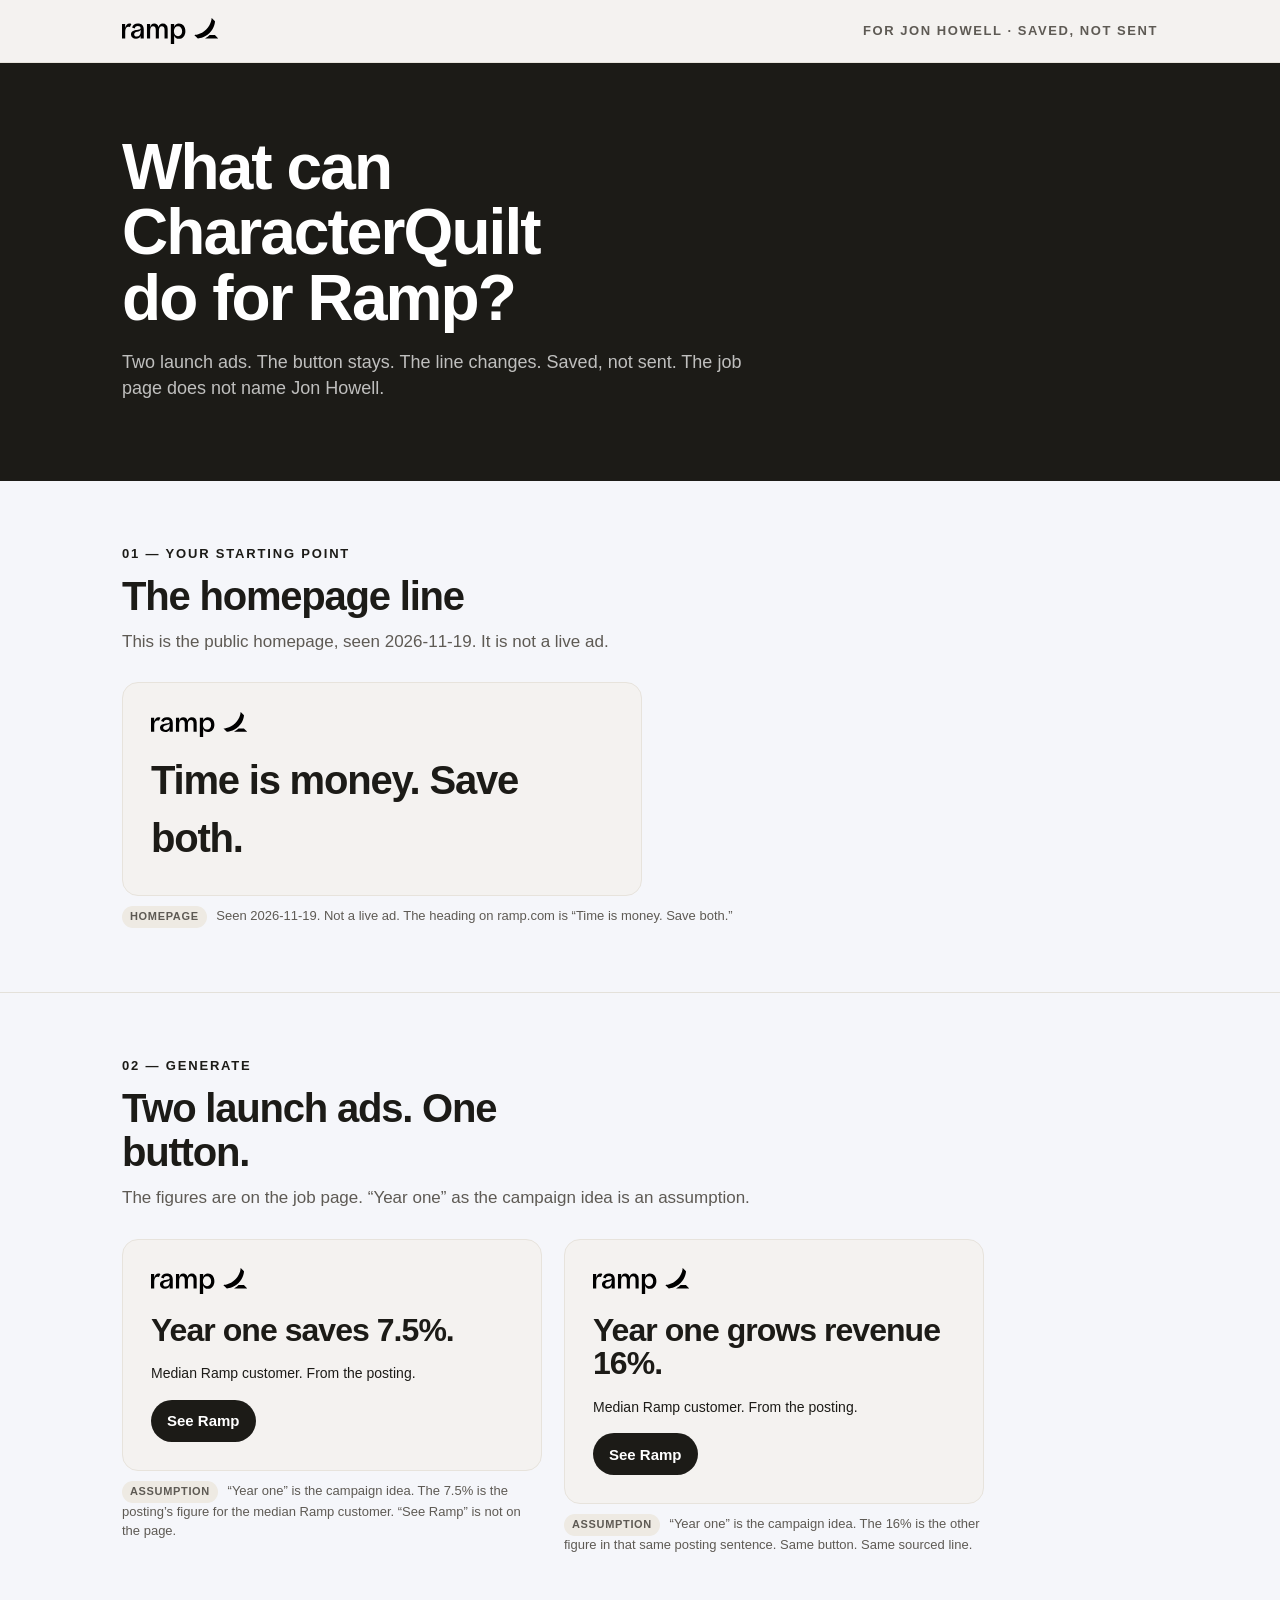
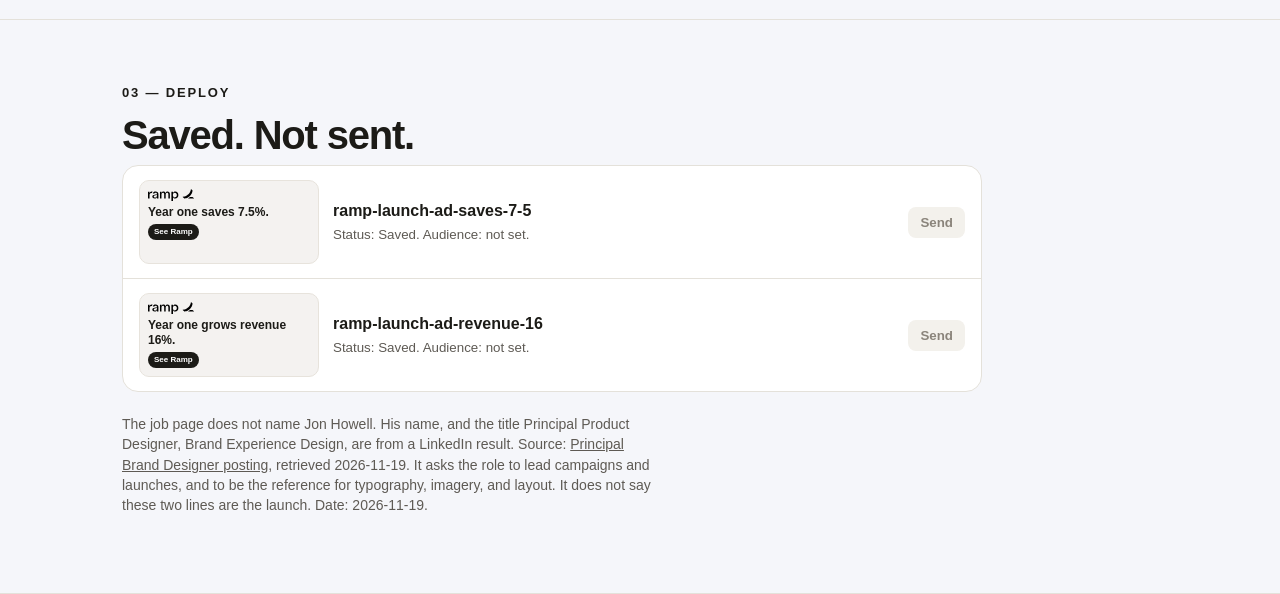
<file: jon/index.html>
<!DOCTYPE html>
<html lang="en">
<head>
  <meta charset="utf-8">
  <meta name="viewport" content="width=device-width, initial-scale=1">
  <title>What can CharacterQuilt do for Ramp?</title>
  <link rel="stylesheet" href="../room.css?v=5">
</head>
<body class="jon">
  <div class="topbar">
    <div class="wrap">
      <img class="logo" src="../assets/ramp-logo.svg?v=2" alt="Ramp">
      <span class="tag">For Jon Howell · Saved, not sent</span>
    </div>
  </div>
  <header class="hero">
    <div class="wrap">
      <h1>What can CharacterQuilt do for Ramp?</h1>
      <p>Two launch ads. The button stays. The line changes. Saved, not sent. The job page does not name Jon Howell.</p>
    </div>
  </header>

  <section>
    <div class="wrap">
      <div class="step">01 — Your starting point</div>
      <h2>The homepage line</h2>
      <p class="lead">This is the public homepage, seen 2026-11-19. It is not a live ad.</p>
      <div class="grid">
        <div>
          <article class="start-line">
            <img class="logo" src="../assets/ramp-logo.svg?v=2" alt="Ramp">
            <h3>Time is money. Save both.</h3>
          </article>
          <p class="cap"><span class="pill">Homepage</span> Seen 2026-11-19. Not a live ad. The heading on ramp.com is “Time is money. Save both.”</p>
        </div>
      </div>
    </div>
  </section>

  <section>
    <div class="wrap">
      <div class="step">02 — Generate</div>
      <h2>Two launch ads. One button.</h2>
      <p class="lead">The figures are on the job page. “Year one” as the campaign idea is an assumption.</p>
      <div class="grid">
        <div class="slot">
          <article class="ad ramp" id="launch-a">
            <img class="logo" src="../assets/ramp-logo.svg?v=2" alt="Ramp">
            <h3>Year one saves 7.5%.</h3>
            <p class="src-line">Median Ramp customer. From the posting.</p>
            <span class="btn">See Ramp</span>
          </article>
          <p class="cap"><span class="pill">Assumption</span> “Year one” is the campaign idea. The 7.5% is the posting’s figure for the median Ramp customer. “See Ramp” is not on the page.</p>
        </div>
        <div class="slot">
          <article class="ad ramp" id="launch-b">
            <img class="logo" src="../assets/ramp-logo.svg?v=2" alt="Ramp">
            <h3>Year one grows revenue 16%.</h3>
            <p class="src-line">Median Ramp customer. From the posting.</p>
            <span class="btn">See Ramp</span>
          </article>
          <p class="cap"><span class="pill">Assumption</span> “Year one” is the campaign idea. The 16% is the other figure in that same posting sentence. Same button. Same sourced line.</p>
        </div>
      </div>
    </div>
  </section>

  <section>
    <div class="wrap">
      <div class="step">03 — Deploy</div>
      <h2>Saved. Not sent.</h2>
      <div class="desk" id="draft">
        <div class="draft">
          <div class="thumb rampish" aria-hidden="true">
            <img src="../assets/ramp-logo.svg?v=2" alt="">
            <strong>Year one saves 7.5%.</strong>
            <span class="tb">See Ramp</span>
          </div>
          <div class="draft-meta">
            <b>ramp-launch-ad-saves-7-5</b>
            <small>Status: Saved. Audience: not set.</small>
          </div>
          <button class="send" disabled>Send</button>
        </div>
        <div class="draft">
          <div class="thumb rampish" aria-hidden="true">
            <img src="../assets/ramp-logo.svg?v=2" alt="">
            <strong>Year one grows revenue 16%.</strong>
            <span class="tb">See Ramp</span>
          </div>
          <div class="draft-meta">
            <b>ramp-launch-ad-revenue-16</b>
            <small>Status: Saved. Audience: not set.</small>
          </div>
          <button class="send" disabled>Send</button>
        </div>
      </div>
      <p class="meta">The job page does not name Jon Howell. His name, and the title Principal Product Designer, Brand Experience Design, are from a LinkedIn result. Source: <a href="https://jobs.ashbyhq.com/ramp/72c3ef8f-e390-4ee1-9c0d-83b7b616ee17">Principal Brand Designer posting</a>, retrieved 2026-11-19. It asks the role to lead campaigns and launches, and to be the reference for typography, imagery, and layout. It does not say these two lines are the launch. Date: 2026-11-19.</p>
    </div>
  </section>
</body>
</html>
</file>
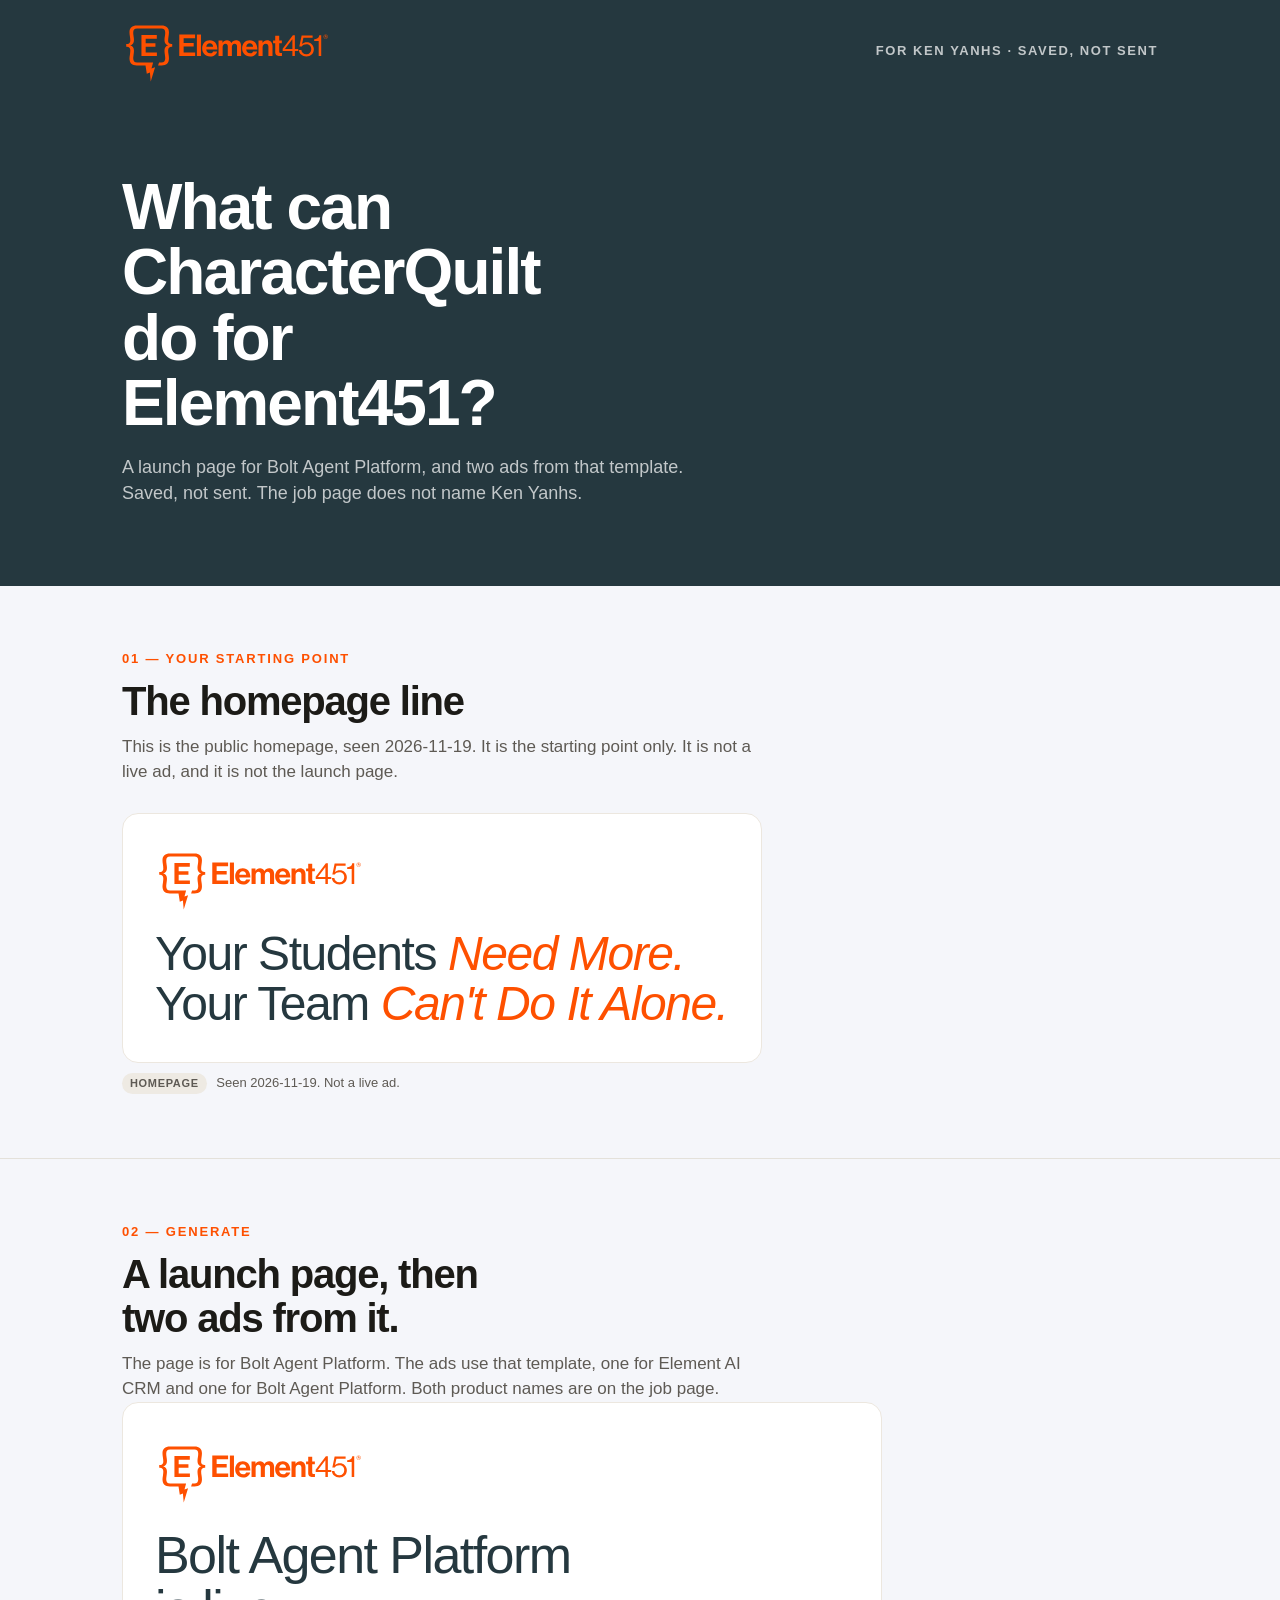
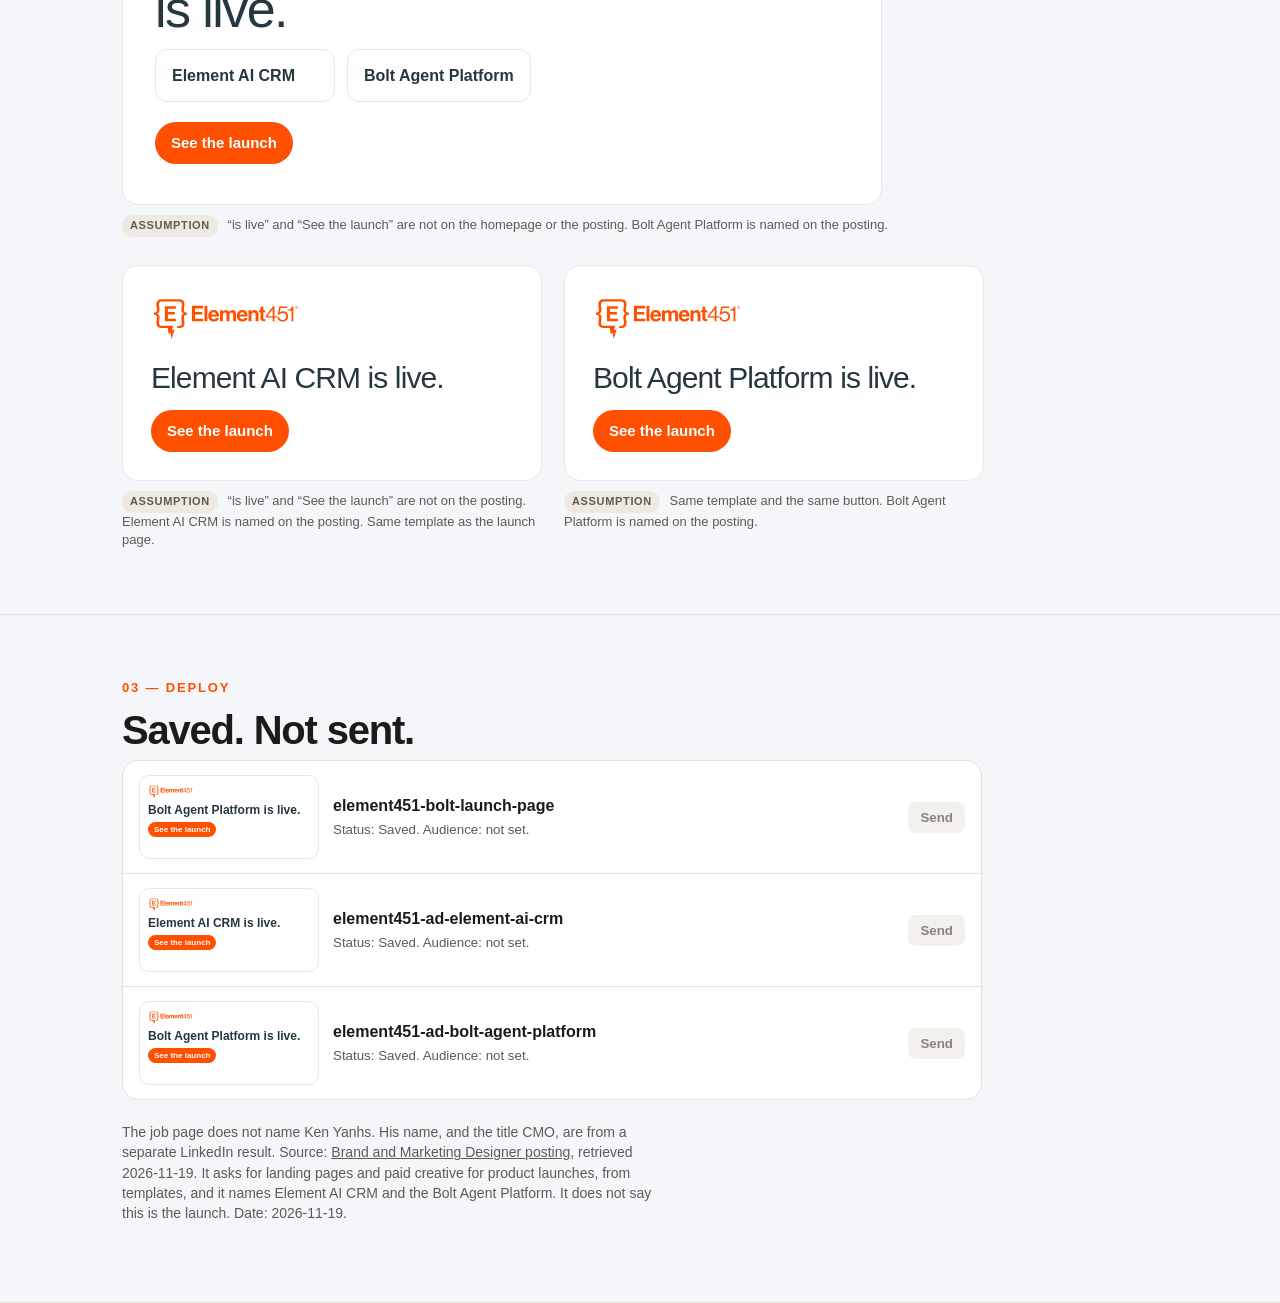
<file: ken/index.html>
<!DOCTYPE html>
<html lang="en">
<head>
  <meta charset="utf-8">
  <meta name="viewport" content="width=device-width, initial-scale=1">
  <title>What can CharacterQuilt do for Element451?</title>
  <link rel="stylesheet" href="../room.css?v=5">
</head>
<body class="ken">
  <div class="topbar">
    <div class="wrap">
      <img class="logo wide" src="../assets/element451-logo.svg" alt="Element451">
      <span class="tag">For Ken Yanhs · Saved, not sent</span>
    </div>
  </div>
  <header class="hero">
    <div class="wrap">
      <h1>What can CharacterQuilt do for Element451?</h1>
      <p>A launch page for Bolt Agent Platform, and two ads from that template. Saved, not sent. The job page does not name Ken Yanhs.</p>
    </div>
  </header>

  <section>
    <div class="wrap">
      <div class="step">01 — Your starting point</div>
      <h2>The homepage line</h2>
      <p class="lead">This is the public homepage, seen 2026-11-19. It is the starting point only. It is not a live ad, and it is not the launch page.</p>
      <div class="grid">
        <article class="home-head">
          <img class="logo wide" src="../assets/element451-logo.svg" alt="Element451">
          <h3>Your Students <em>Need More.</em><br>Your Team <em>Can't Do It Alone.</em></h3>
        </article>
      </div>
      <p class="cap"><span class="pill">Homepage</span> Seen 2026-11-19. Not a live ad.</p>
    </div>
  </section>

  <section>
    <div class="wrap">
      <div class="step">02 — Generate</div>
      <h2>A launch page, then two ads from it.</h2>
      <p class="lead">The page is for Bolt Agent Platform. The ads use that template, one for Element AI CRM and one for Bolt Agent Platform. Both product names are on the job page.</p>
      <article class="page" id="landing">
        <img class="logo wide" src="../assets/element451-logo.svg" alt="Element451">
        <h3>Bolt Agent Platform is live.</h3>
        <div class="names">
          <div>Element AI CRM</div>
          <div>Bolt Agent Platform</div>
        </div>
        <span class="btn">See the launch</span>
      </article>
      <p class="cap"><span class="pill">Assumption</span> “is live” and “See the launch” are not on the homepage or the posting. Bolt Agent Platform is named on the posting.</p>
      <div class="grid">
        <div class="slot">
          <article class="ad e451" id="ad-crm">
            <img class="logo wide" src="../assets/element451-logo.svg" alt="Element451">
            <h3>Element AI CRM is live.</h3>
            <span class="btn">See the launch</span>
          </article>
          <p class="cap"><span class="pill">Assumption</span> “is live” and “See the launch” are not on the posting. Element AI CRM is named on the posting. Same template as the launch page.</p>
        </div>
        <div class="slot">
          <article class="ad e451" id="ad-bolt">
            <img class="logo wide" src="../assets/element451-logo.svg" alt="Element451">
            <h3>Bolt Agent Platform is live.</h3>
            <span class="btn">See the launch</span>
          </article>
          <p class="cap"><span class="pill">Assumption</span> Same template and the same button. Bolt Agent Platform is named on the posting.</p>
        </div>
      </div>
    </div>
  </section>

  <section>
    <div class="wrap">
      <div class="step">03 — Deploy</div>
      <h2>Saved. Not sent.</h2>
      <div class="desk" id="draft">
        <div class="draft">
          <div class="thumb kenish" aria-hidden="true">
            <img src="../assets/element451-logo.svg" alt="">
            <strong>Bolt Agent Platform is live.</strong>
            <span class="tb">See the launch</span>
          </div>
          <div class="draft-meta">
            <b>element451-bolt-launch-page</b>
            <small>Status: Saved. Audience: not set.</small>
          </div>
          <button class="send" disabled>Send</button>
        </div>
        <div class="draft">
          <div class="thumb kenish" aria-hidden="true">
            <img src="../assets/element451-logo.svg" alt="">
            <strong>Element AI CRM is live.</strong>
            <span class="tb">See the launch</span>
          </div>
          <div class="draft-meta">
            <b>element451-ad-element-ai-crm</b>
            <small>Status: Saved. Audience: not set.</small>
          </div>
          <button class="send" disabled>Send</button>
        </div>
        <div class="draft">
          <div class="thumb kenish" aria-hidden="true">
            <img src="../assets/element451-logo.svg" alt="">
            <strong>Bolt Agent Platform is live.</strong>
            <span class="tb">See the launch</span>
          </div>
          <div class="draft-meta">
            <b>element451-ad-bolt-agent-platform</b>
            <small>Status: Saved. Audience: not set.</small>
          </div>
          <button class="send" disabled>Send</button>
        </div>
      </div>
      <p class="meta">The job page does not name Ken Yanhs. His name, and the title CMO, are from a separate LinkedIn result. Source: <a href="https://jobs.ashbyhq.com/element451/5a7f61e6-46db-4145-a9f9-cdd575f1af5f">Brand and Marketing Designer posting</a>, retrieved 2026-11-19. It asks for landing pages and paid creative for product launches, from templates, and it names Element AI CRM and the Bolt Agent Platform. It does not say this is the launch. Date: 2026-11-19.</p>
    </div>
  </section>
</body>
</html>
</file>
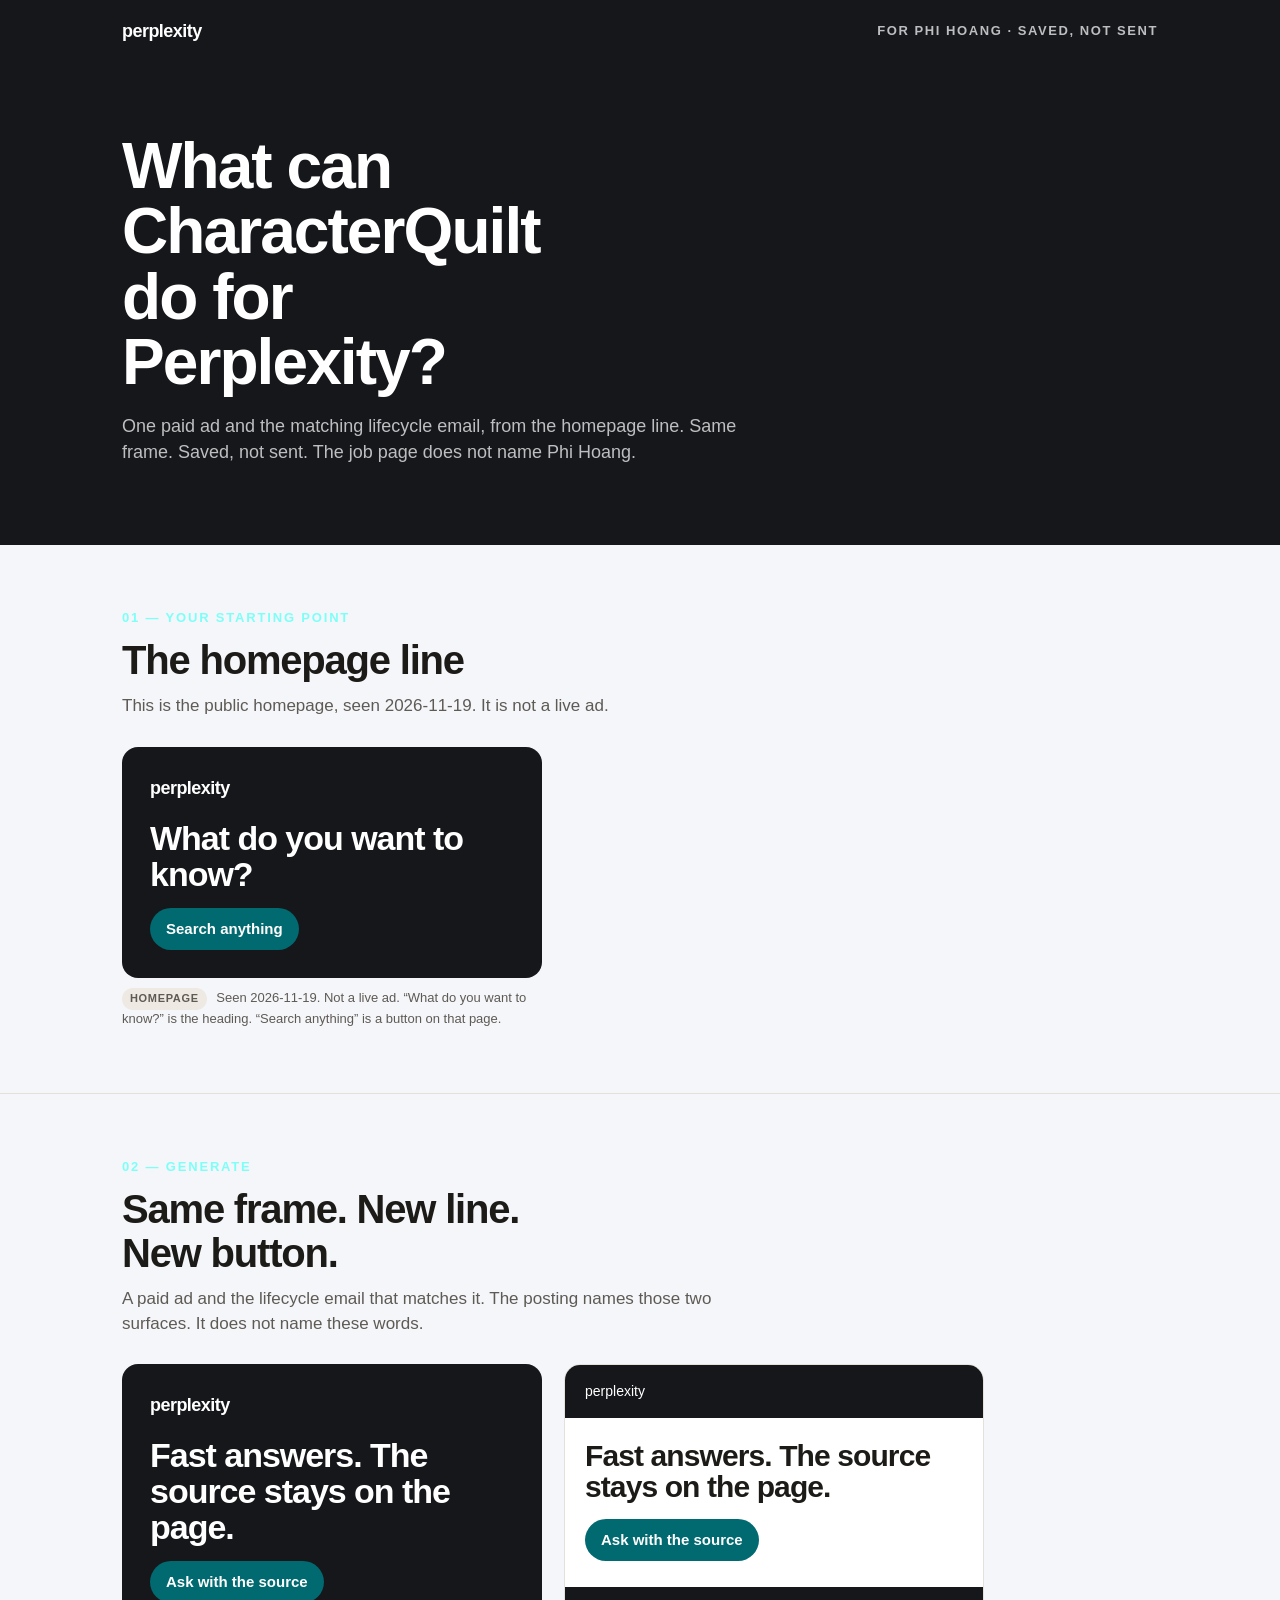
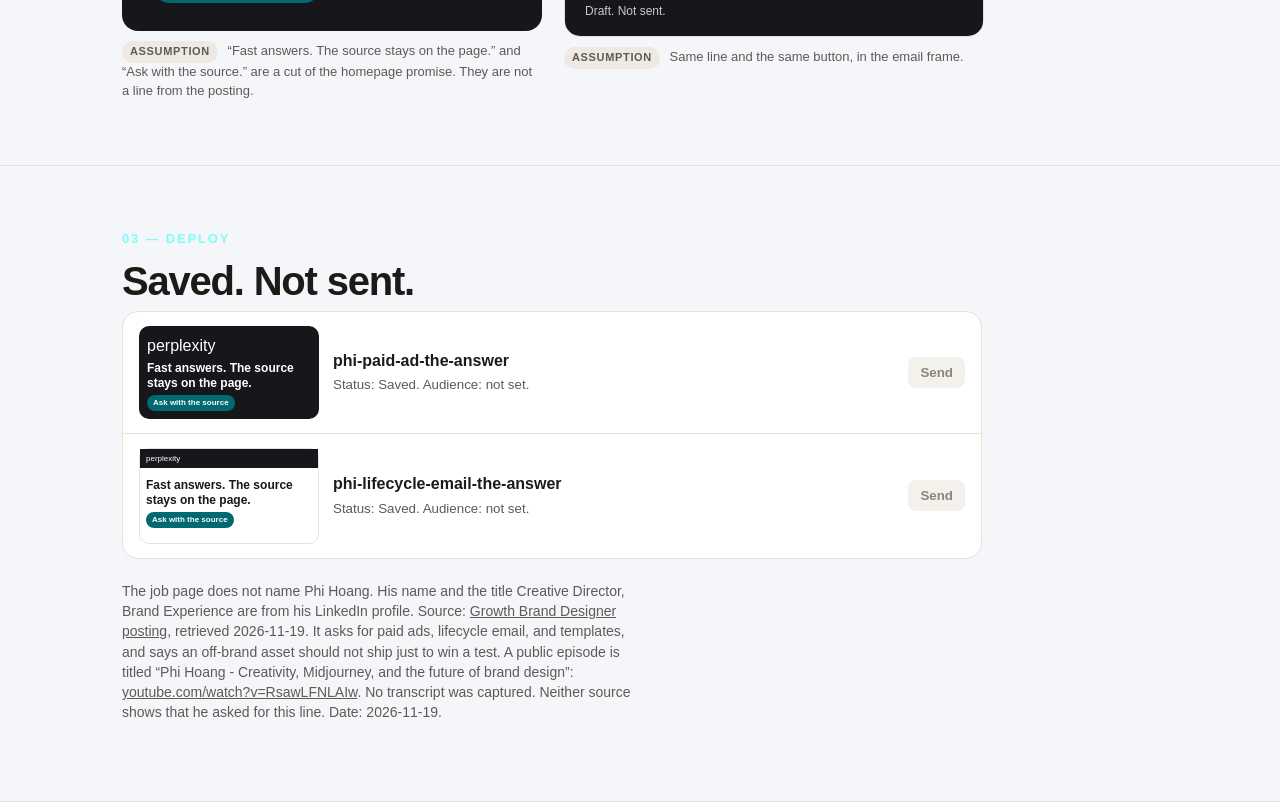
<file: phi/index.html>
<!DOCTYPE html>
<html lang="en">
<head>
  <meta charset="utf-8">
  <meta name="viewport" content="width=device-width, initial-scale=1">
  <title>What can CharacterQuilt do for Perplexity?</title>
  <link rel="stylesheet" href="../room.css?v=5">
</head>
<body class="phi">
  <div class="topbar">
    <div class="wrap">
      <div class="mark">perplexity</div>
      <span class="tag">For Phi Hoang · Saved, not sent</span>
    </div>
  </div>
  <header class="hero">
    <div class="wrap">
      <h1>What can CharacterQuilt do for Perplexity?</h1>
      <p>One paid ad and the matching lifecycle email, from the homepage line. Same frame. Saved, not sent. The job page does not name Phi Hoang.</p>
    </div>
  </header>

  <section>
    <div class="wrap">
      <div class="step">01 — Your starting point</div>
      <h2>The homepage line</h2>
      <p class="lead">This is the public homepage, seen 2026-11-19. It is not a live ad.</p>
      <div class="grid">
        <div class="slot">
          <article class="ad pplx">
            <div class="mark">perplexity</div>
            <h3>What do you want to know?</h3>
            <span class="btn">Search anything</span>
          </article>
          <p class="cap"><span class="pill">Homepage</span> Seen 2026-11-19. Not a live ad. “What do you want to know?” is the heading. “Search anything” is a button on that page.</p>
        </div>
      </div>
    </div>
  </section>

  <section>
    <div class="wrap">
      <div class="step">02 — Generate</div>
      <h2>Same frame. New line. New button.</h2>
      <p class="lead">A paid ad and the lifecycle email that matches it. The posting names those two surfaces. It does not name these words.</p>
      <div class="grid">
        <div class="slot">
          <article class="ad pplx" id="ad-source">
            <div class="mark">perplexity</div>
            <h3>Fast answers. The source stays on the page.</h3>
            <span class="btn">Ask with the source</span>
          </article>
          <p class="cap"><span class="pill">Assumption</span> “Fast answers. The source stays on the page.” and “Ask with the source.” are a cut of the homepage promise. They are not a line from the posting.</p>
        </div>
        <div class="slot">
          <article class="mail" id="email-source">
            <header>perplexity</header>
            <div class="body">
              <h3>Fast answers. The source stays on the page.</h3>
              <span class="btn">Ask with the source</span>
            </div>
            <footer>Draft. Not sent.</footer>
          </article>
          <p class="cap"><span class="pill">Assumption</span> Same line and the same button, in the email frame.</p>
        </div>
      </div>
    </div>
  </section>

  <section>
    <div class="wrap">
      <div class="step">03 — Deploy</div>
      <h2>Saved. Not sent.</h2>
      <div class="desk" id="draft">
        <div class="draft">
          <div class="thumb pplx" aria-hidden="true">
            <span>perplexity</span>
            <strong>Fast answers. The source stays on the page.</strong>
            <span class="tb">Ask with the source</span>
          </div>
          <div class="draft-meta">
            <b>phi-paid-ad-the-answer</b>
            <small>Status: Saved. Audience: not set.</small>
          </div>
          <button class="send" disabled>Send</button>
        </div>
        <div class="draft">
          <div class="thumb mailish" aria-hidden="true">
            <span class="th">perplexity</span>
            <strong>Fast answers. The source stays on the page.</strong>
            <span class="tb">Ask with the source</span>
          </div>
          <div class="draft-meta">
            <b>phi-lifecycle-email-the-answer</b>
            <small>Status: Saved. Audience: not set.</small>
          </div>
          <button class="send" disabled>Send</button>
        </div>
      </div>
      <p class="meta">The job page does not name Phi Hoang. His name and the title Creative Director, Brand Experience are from his LinkedIn profile. Source: <a href="https://jobs.ashbyhq.com/perplexity/04d73be4-8a69-4e62-9b0d-e9b7968cf860">Growth Brand Designer posting</a>, retrieved 2026-11-19. It asks for paid ads, lifecycle email, and templates, and says an off-brand asset should not ship just to win a test. A public episode is titled “Phi Hoang - Creativity, Midjourney, and the future of brand design”: <a href="https://www.youtube.com/watch?v=RsawLFNLAIw">youtube.com/watch?v=RsawLFNLAIw</a>. No transcript was captured. Neither source shows that he asked for this line. Date: 2026-11-19.</p>
    </div>
  </section>
</body>
</html>
</file>
<file: room.css>
:root {
  --ink: #1c1b17;
  --muted: #5e5a54;
  --line: #e4e1da;
  --bg: #f5f6fa;
  --paper: #ffffff;
}
* { box-sizing: border-box; }
html { scroll-behavior: smooth; }
body {
  margin: 0;
  font-family: "Avenir Next", "Segoe UI", sans-serif;
  color: var(--ink);
  background: var(--bg);
  line-height: 1.45;
}
a { color: inherit; }
.wrap { max-width: 1100px; margin: 0 auto; padding: 0 32px; }
.topbar { padding: 18px 0; position: sticky; top: 0; z-index: 2; }
.topbar .wrap { display: flex; justify-content: space-between; align-items: center; gap: 16px; }
.tag { font-size: 13px; letter-spacing: 0.12em; text-transform: uppercase; font-weight: 650; }
.hero { padding: 72px 0 80px; }
.hero h1 { font-size: clamp(40px, 6vw, 64px); line-height: 1.02; letter-spacing: -0.03em; margin: 0; max-width: 14ch; }
.hero p { font-size: 18px; max-width: 62ch; margin: 18px 0 0; }
section { padding: 64px 0; border-bottom: 1px solid var(--line); background: var(--bg); }
.step { font-size: 13px; font-weight: 700; letter-spacing: 0.14em; text-transform: uppercase; margin-bottom: 10px; }
section h2 { font-size: clamp(28px, 4vw, 40px); line-height: 1.1; letter-spacing: -0.03em; margin: 0; max-width: 18ch; }
.lead { color: var(--muted); font-size: 17px; max-width: 68ch; margin: 12px 0 0; }
.grid { display: flex; flex-wrap: wrap; gap: 22px; margin-top: 28px; align-items: flex-start; }
.slot { width: min(100%, 420px); }
.cap { margin: 10px 0 0; color: var(--muted); font-size: 13px; }
.pill {
  display: inline-block;
  font-size: 11px;
  font-weight: 750;
  letter-spacing: 0.06em;
  text-transform: uppercase;
  border-radius: 999px;
  padding: 3px 8px;
  margin-right: 6px;
  background: #eeeae3;
}
.ad {
  width: min(100%, 420px);
  border-radius: 16px;
  padding: 28px;
  display: flex;
  flex-direction: column;
  align-items: flex-start;
}
.ad h3, .mail h3, .page h3 {
  margin: 20px 0 16px;
  font-size: 34px;
  line-height: 1.05;
  letter-spacing: -0.03em;
  font-weight: 560;
  width: 100%;
}
.btn {
  display: inline-flex;
  align-items: center;
  align-self: flex-start;
  min-height: 42px;
  padding: 0 16px;
  border-radius: 999px;
  font-size: 15px;
  font-weight: 650;
}
.mark { font-weight: 700; letter-spacing: -0.03em; font-size: 18px; }
.logo { height: 22px; width: auto; display: block; align-self: flex-start; flex: 0 0 auto; }
.jon .logo { width: 96px; height: 26px; max-width: 96px; object-fit: contain; object-position: left center; }
.logo.wide { width: 210px; height: auto; }
.card-art { width: 168px; height: 104px; margin-top: 18px; }
.mail { width: min(100%, 420px); background: #fff; border-radius: 16px; overflow: hidden; border: 1px solid var(--line); }
.mail header, .mail footer { padding: 16px 20px; font-size: 14px; }
.mail .body { padding: 22px 20px 26px; }
.mail h3 { margin: 0 0 16px; font-size: 30px; }
.page {
  background: #fff;
  border: 1px solid #ece7df;
  border-radius: 16px;
  padding: 36px 32px 40px;
  width: min(100%, 760px);
  color: #25383f;
}
.page h3 { margin: 22px 0 12px; font-size: clamp(34px, 5vw, 52px); font-weight: 360; max-width: 16ch; }
.page .sub { font-size: 18px; max-width: 36em; margin: 0 0 18px; }
.desk { background: #fff; border: 1px solid var(--line); border-radius: 16px; width: min(100%, 860px); margin-top: 8px; overflow: hidden; }
.draft { display: flex; gap: 14px; align-items: center; padding: 14px 16px; border-top: 1px solid var(--line); }
.draft:first-child { border-top: 0; }
.draft b { display: block; }
.draft small { color: var(--muted); }
.draft-meta { flex: 1; min-width: 0; }
.thumb {
  width: 180px; min-height: 84px; height: auto; border-radius: 10px; flex: none;
  padding: 8px; display: flex; flex-direction: column; justify-content: flex-start; gap: 4px; overflow: visible;
}
.thumb strong { font-size: 12px; line-height: 1.25; font-weight: 700; }
.thumb .tb { align-self: flex-start; font-size: 8px; font-weight: 750; border-radius: 999px; padding: 2px 6px; }
.thumb img { width: 46px; height: auto; display: block; }
.thumb.pplx { background: #15171b; color: #fff; }
.thumb.pplx .tb { background: #016a71; color: #fff; }
.thumb.rampish { background: #f4f2f0; color: #1c1b17; border: 1px solid #e7e3dc; }
.thumb.rampish .tb { background: #1c1b17; color: #fff; }
.thumb.kenish { background: #fff; color: #25383f; border: 1px solid #ece7df; }
.thumb.kenish .tb { background: #fe5000; color: #fff; }
.thumb.mailish { height: auto; min-height: 96px; background: #fff; color: #15171b; border: 1px solid var(--line); padding: 0; }
.thumb.mailish .th { background: #15171b; color: #fff; font-size: 8px; padding: 4px 6px; }
.thumb.mailish strong { padding: 6px 6px 0; }
.thumb.mailish .tb { background: #016a71; color: #fff; margin: 0 6px 6px; }
.names { display: flex; gap: 12px; flex-wrap: wrap; margin: 4px 0 20px; }
.names div { border: 1px solid #ece7df; border-radius: 12px; padding: 14px 16px; min-width: 180px; font-weight: 700; }
.saved { background: #eef6ee; color: #1d6b32; border-radius: 999px; padding: 4px 8px; font-size: 12px; font-weight: 750; }
button.send { background: #f3f1ec; color: #8a847b; border: 0; border-radius: 8px; padding: 8px 12px; font-weight: 700; }
.meta { margin-top: 22px; color: var(--muted); font-size: 14px; max-width: 68ch; }
.phi .topbar, .phi .hero { background: #15171b; color: #fff; }
.phi .tag, .phi .hero p { color: rgba(255,255,255,0.72); }
.phi .step { color: #7dfff8; }
.pplx { background: #15171b; color: #fff; }
.pplx .btn, .mail .btn { background: #016a71; color: #fff; }
.mail header { background: #15171b; color: #fff; }
.mail footer { background: #15171b; color: #c8c8c8; font-size: 12px; }
.jon .topbar { background: #f4f2f0; color: #1c1b17; border-bottom: 1px solid #e7e3dc; }
.jon .hero { background: #1c1b17; color: #fff; }
.jon .hero p, .jon .tag { color: rgba(255,255,255,0.72); }
.jon .topbar .tag { color: #5e5a54; }
.jon .step { color: #1c1b17; }
.ramp { background: #f4f2f0; color: #1c1b17; border: 1px solid #e7e3dc; }
.ramp h3 { font-size: 32px; }
.src-line { margin: 0 0 16px; font-size: 14px; }
.ramp .btn { background: #1c1b17; color: #fff; }
.start-line { background: #f4f2f0; border: 1px solid #e7e3dc; border-radius: 16px; padding: 28px; width: min(100%, 520px); }
.start-line h3 { margin: 14px 0 0; font-size: 40px; letter-spacing: -0.03em; }
.ken .topbar, .ken .hero { background: #25383f; color: #fff; }
.ken .tag, .ken .hero p { color: rgba(255,255,255,0.72); }
.ken .step { color: #fe5000; }
.ad.e451 { background: #fff; color: #25383f; border: 1px solid #ece7df; }
.e451 h3, .page h3 { font-weight: 360; }
.ad.e451 h3 { font-size: 30px; }
.ad.e451 .logo.wide { width: 150px; }
.e451 h3 em, .page h3 em { font-style: italic; color: #fe5000; }
.e451 .btn, .page .btn { background: #fe5000; color: #fff; }
.home-head { background: #fff; border: 1px solid #ece7df; border-radius: 16px; padding: 32px; width: min(100%, 640px); color: #25383f; }
.home-head h3 { margin: 16px 0 0; font-weight: 300; font-size: clamp(32px, 4vw, 48px); letter-spacing: -0.03em; line-height: 1.05; }
.home-head em { color: #fe5000; font-style: italic; }
@media (max-width: 720px) {
  .wrap { padding: 0 16px; }
  .hero { padding: 48px 0; }
  .ad h3 { font-size: 30px; }
}
</file>
